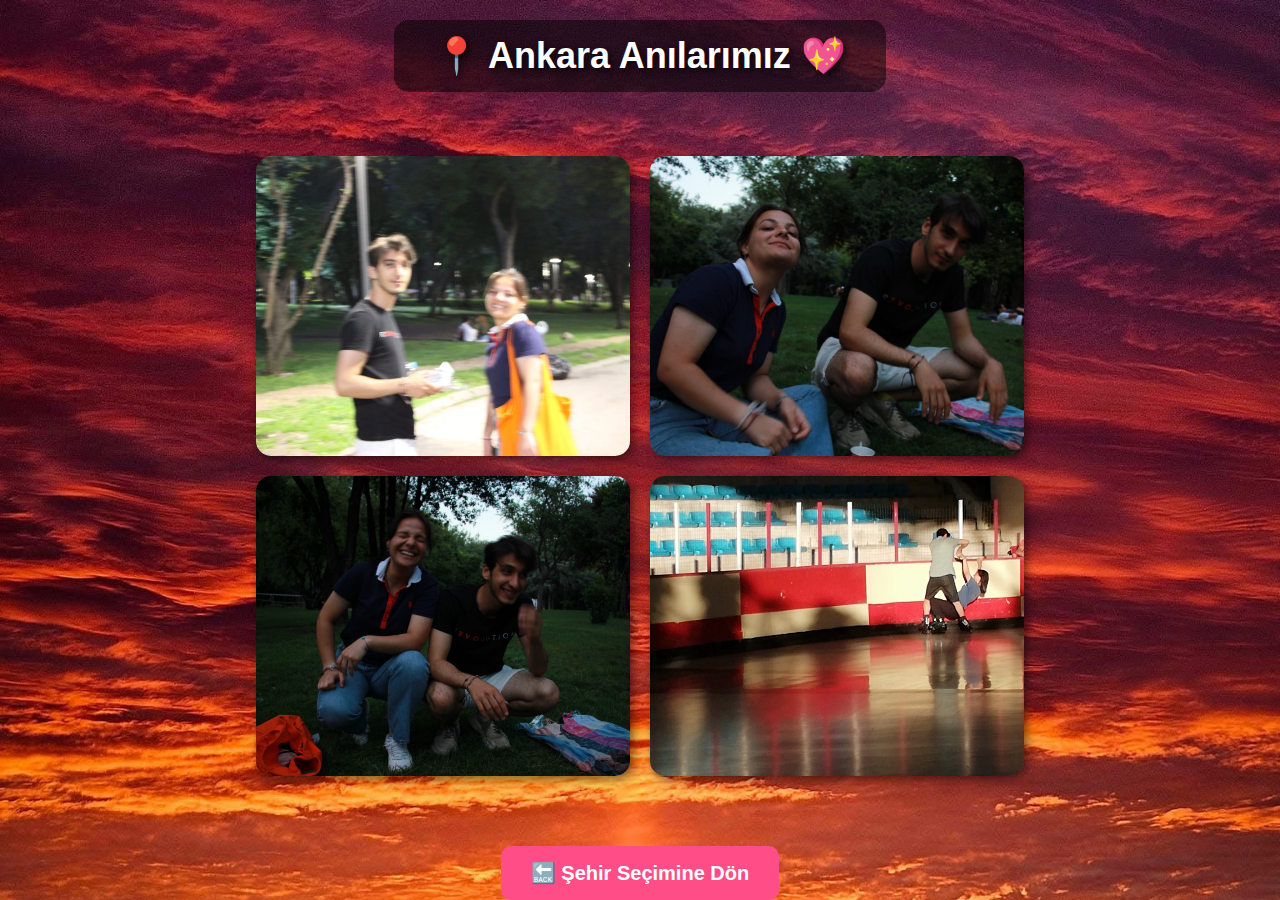
<file: ankara.html>
<!DOCTYPE html>
<html lang="tr">
<head>
    <meta charset="UTF-8">
    <meta name="viewport" content="width=device-width, initial-scale=1.0">
    <title>Ankara Anılarımız</title>
    <link rel="stylesheet" href="ankara.css"> <!-- Ankara için özel CSS dosyası -->
</head>
<body>

    <h1 class="page-title">📍 Ankara Anılarımız 💖</h1>

    <!-- Resim Galerisi -->
    <div class="gallery">
        <img src="ankara1.jpg" alt="Ankara 1">
        <img src="ankara2.jpg" alt="Ankara 2">
        <img src="ankara3.jpg" alt="Ankara 3">
        <img src="ankara4.jpg" alt="Ankara 4">
    </div>

    <a href="cities.html" class="back-button">🔙 Şehir Seçimine Dön</a>

</body>
</html>
</file>
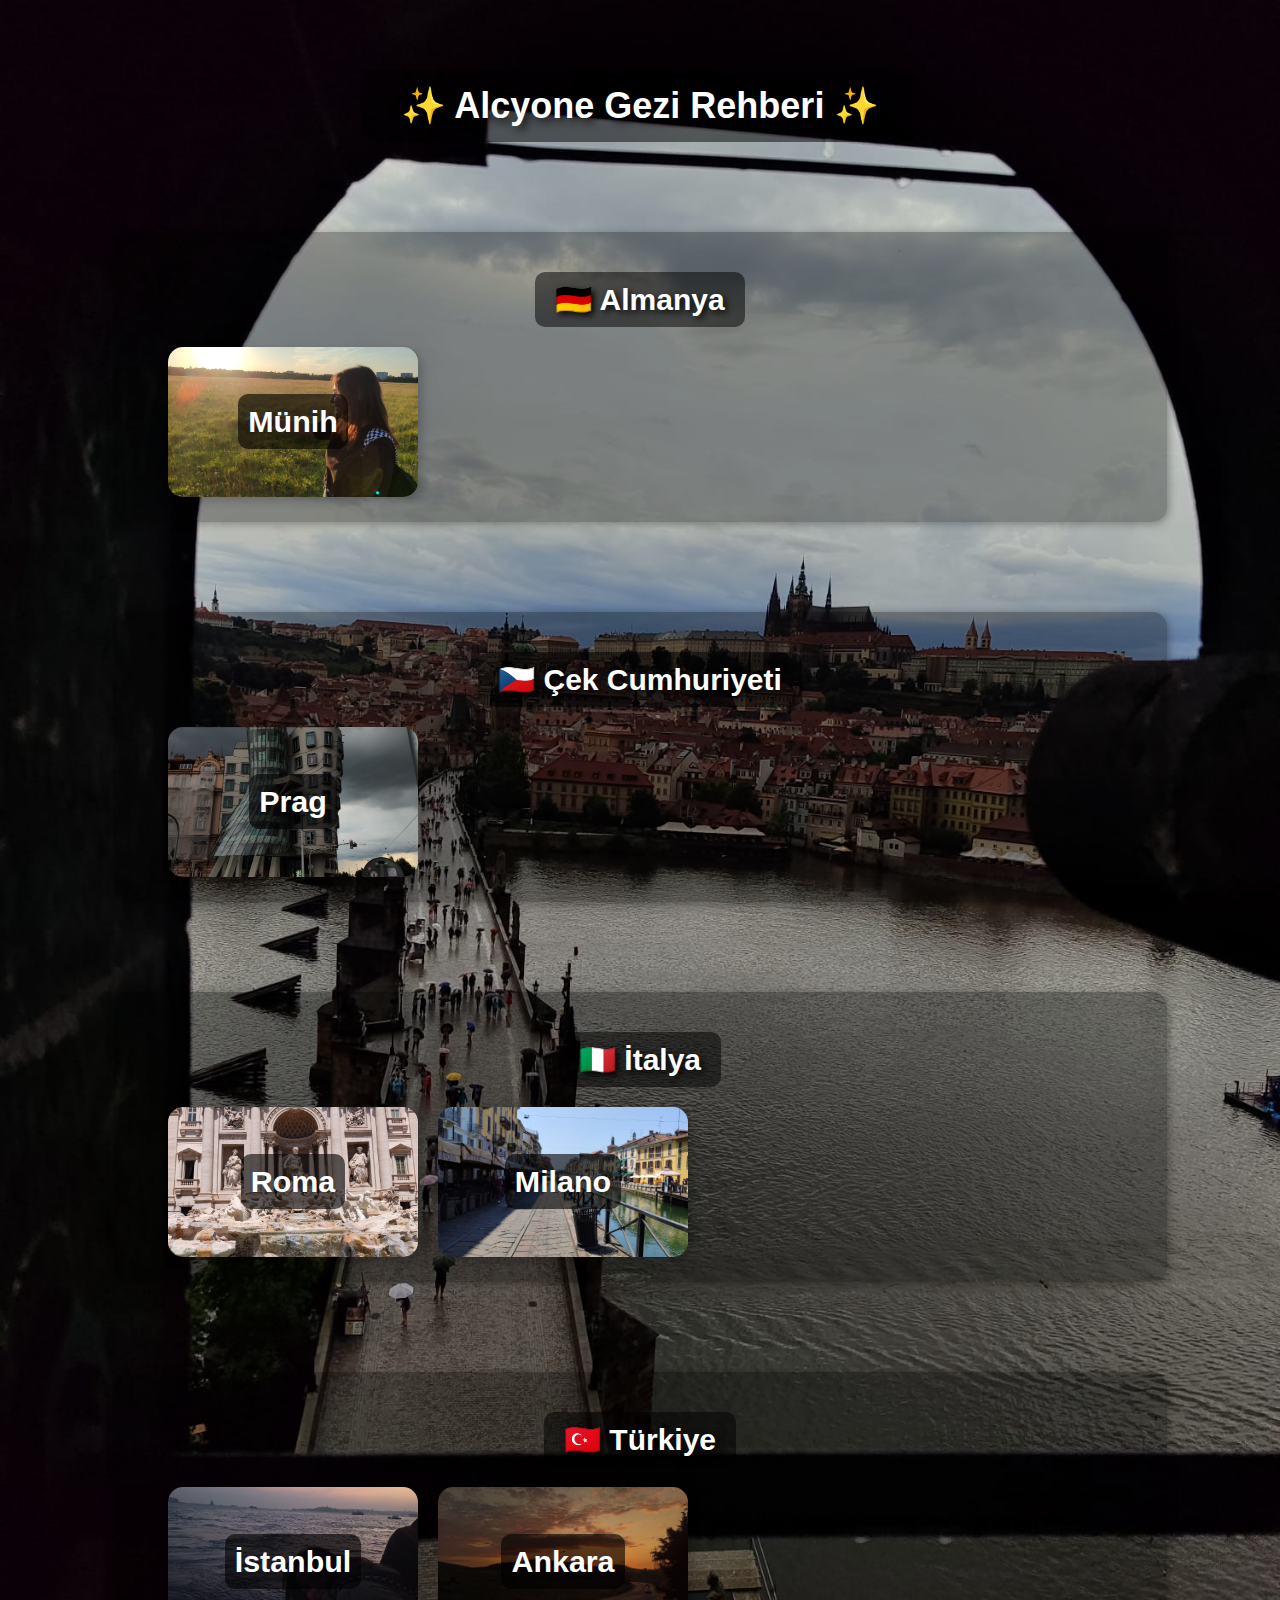
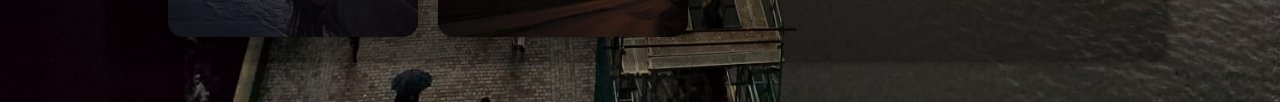
<file: cities.html>
<!DOCTYPE html>
<html lang="tr">
<head>
    <meta charset="UTF-8">
    <meta name="viewport" content="width=device-width, initial-scale=1.0">
    <title>Alcyone Gezi Rehberi</title>
    <link rel="stylesheet" href="cities.css"> <!-- Güncellenmiş CSS dosyası -->
</head>
<body>

    <!-- Sayfanın yukarı kaymasını sağlamak için boşluk -->
    <div class="spacer"></div>

    <h1 class="page-title">✨ Alcyone Gezi Rehberi ✨</h1>

    <!-- Almanya -->
    <div class="country-section">
        <h2 class="country-title">🇩🇪 Almanya</h2>
        <div class="city-container">
            <a href="munih.html" class="city-box" id="munih">
                <h3 class="city-name">Münih</h3>
            </a>
        </div>
    </div>

<!-- Çek Cumhuriyeti -->
<div class="country-section">
    <h2 class="country-title">🇨🇿 Çek Cumhuriyeti</h2>
    <div class="city-container">
        <a href="prag.html" class="city-box" id="prag">
            <h3 class="city-name">Prag</h3>
        </a>
    </div>
</div>

<!-- İtalya -->
<div class="country-section">
    <h2 class="country-title">🇮🇹 İtalya</h2>
    <div class="city-container">
        <a href="roma.html" class="city-box" id="roma">
            <h3 class="city-name">Roma</h3>
        </a>
        <a href="milano.html" class="city-box" id="milano">
            <h3 class="city-name">Milano</h3>
        </a>
    </div>
</div>


<!-- Türkiye -->
<div class="country-section">
    <h2 class="country-title">🇹🇷 Türkiye</h2>
    <div class="city-container">
        <a href="istanbul.html" class="city-box" id="istanbul">
            <h3 class="city-name">İstanbul</h3>
        </a>
        <a href="ankara.html" class="city-box" id="ankara">
            <h3 class="city-name">Ankara</h3>
        </a>
    </div>
</div>

</body>
</html>
</file>
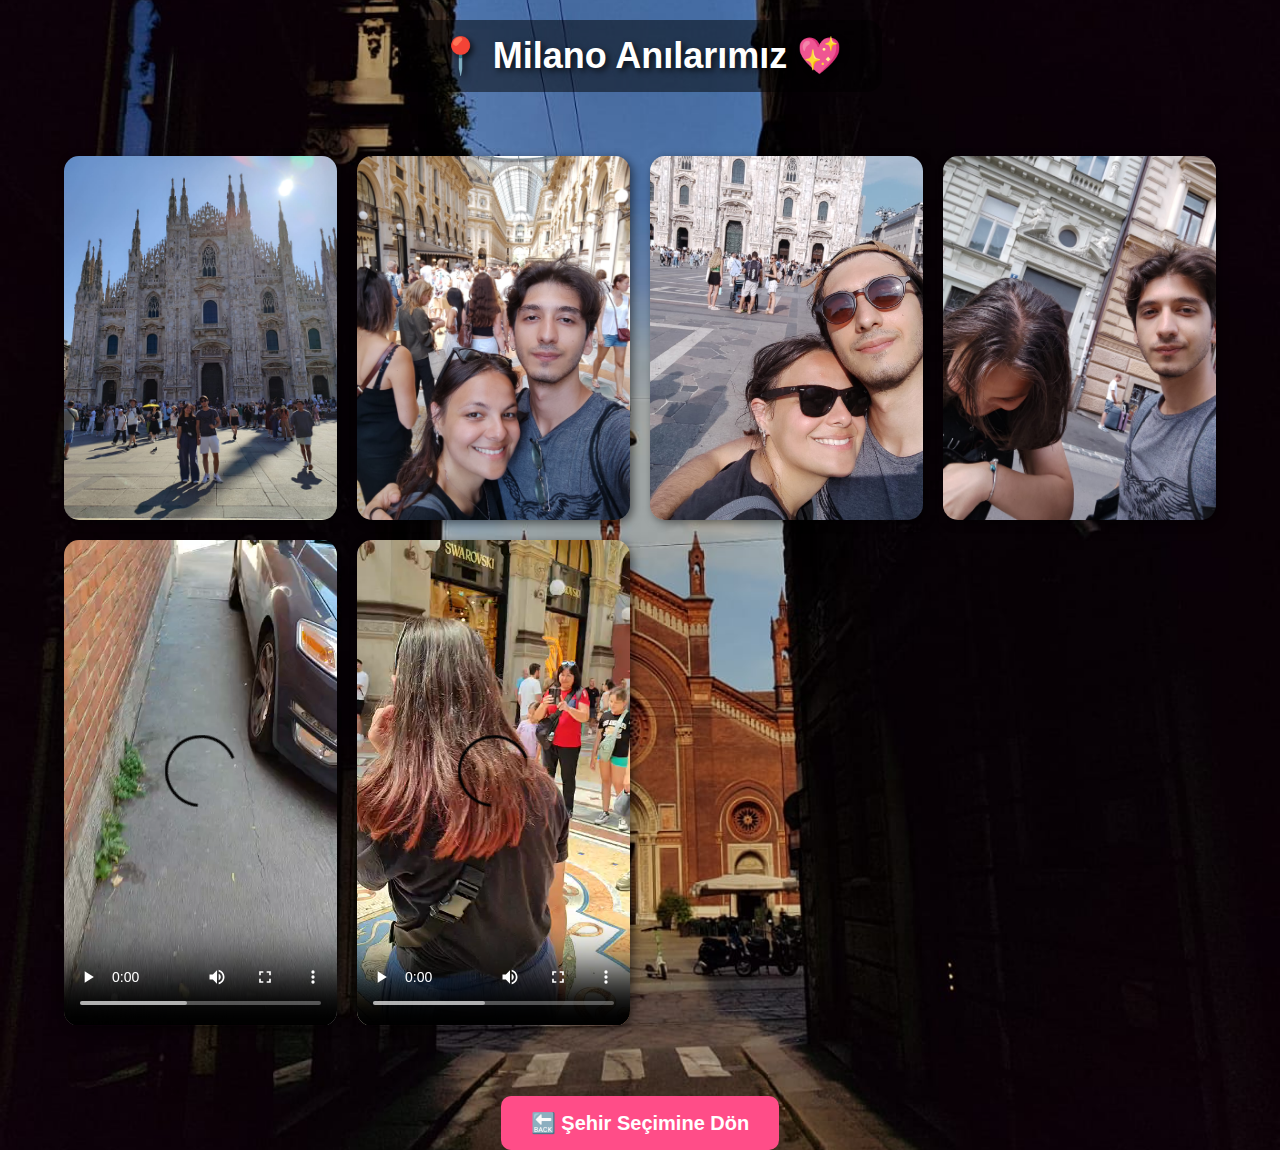
<file: milano.html>
<!DOCTYPE html>
<html lang="tr">
<head>
    <meta charset="UTF-8">
    <meta name="viewport" content="width=device-width, initial-scale=1.0">
    <title>Milano Anılarımız</title>
    <link rel="stylesheet" href="milano.css"> <!-- Milano için özel CSS dosyası -->
</head>
<body>

    <h1 class="page-title">📍 Milano Anılarımız 💖</h1>

    <!-- Resim Galerisi -->
    <div class="gallery">
        <img src="milano1.jpg" alt="Milano 1">
        <img src="milano2.jpg" alt="Milano 2">
        <img src="milano3.jpg" alt="Milano 3">
        <img src="milano4.jpg" alt="Milano 4">
        <video controls class="video-box">
            <source src="milano5.mp4" type="video/mp4">
            Tarayıcınız video etiketini desteklemiyor.
        </video>
        <video controls class="video-box">
            <source src="milano6.mp4" type="video/mp4">
            Tarayıcınız video etiketini desteklemiyor.
        </video>
    </div>

    <a href="cities.html" class="back-button">🔙 Şehir Seçimine Dön</a>

</body>
</html>
</file>
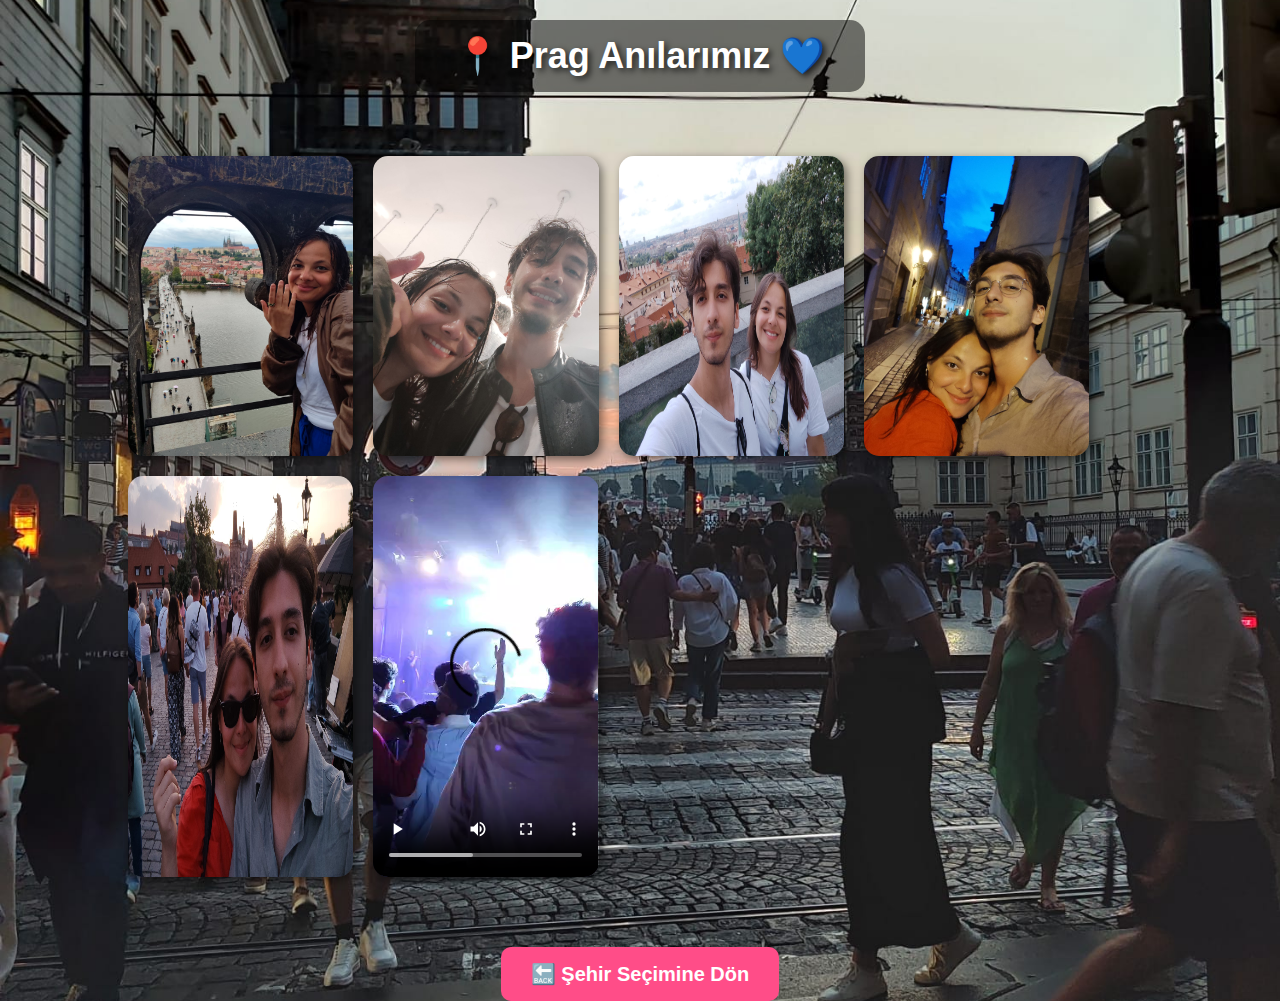
<file: prag.html>
<!DOCTYPE html>
<html lang="tr">
<head>
    <meta charset="UTF-8">
    <meta name="viewport" content="width=device-width, initial-scale=1.0">
    <title>Prag Anıları</title>
    <link rel="stylesheet" href="prag.css"> <!-- Prag için özel CSS dosyası -->
</head>
<body>

    <h1 class="page-title">📍 Prag Anılarımız 💙</h1>

    <!-- Resim ve Video Galerisi -->
    <div class="gallery">
        <img src="prag1.jpg" alt="Prag 1">
        <img src="prag2.jpg" alt="Prag 2">
        <img src="prag3.jpg" alt="Prag 3">
        <img src="prag4.jpg" alt="Prag 4">
        <img src="prag5.jpg" alt="Prag 5">
        <video controls class="video-box">
            <source src="prag7.mp4" type="video/mp4">
            Tarayıcınız video etiketini desteklemiyor.
        </video>
    </div>

    <a href="cities.html" class="back-button">🔙 Şehir Seçimine Dön</a>

</body>
</html>
</file>
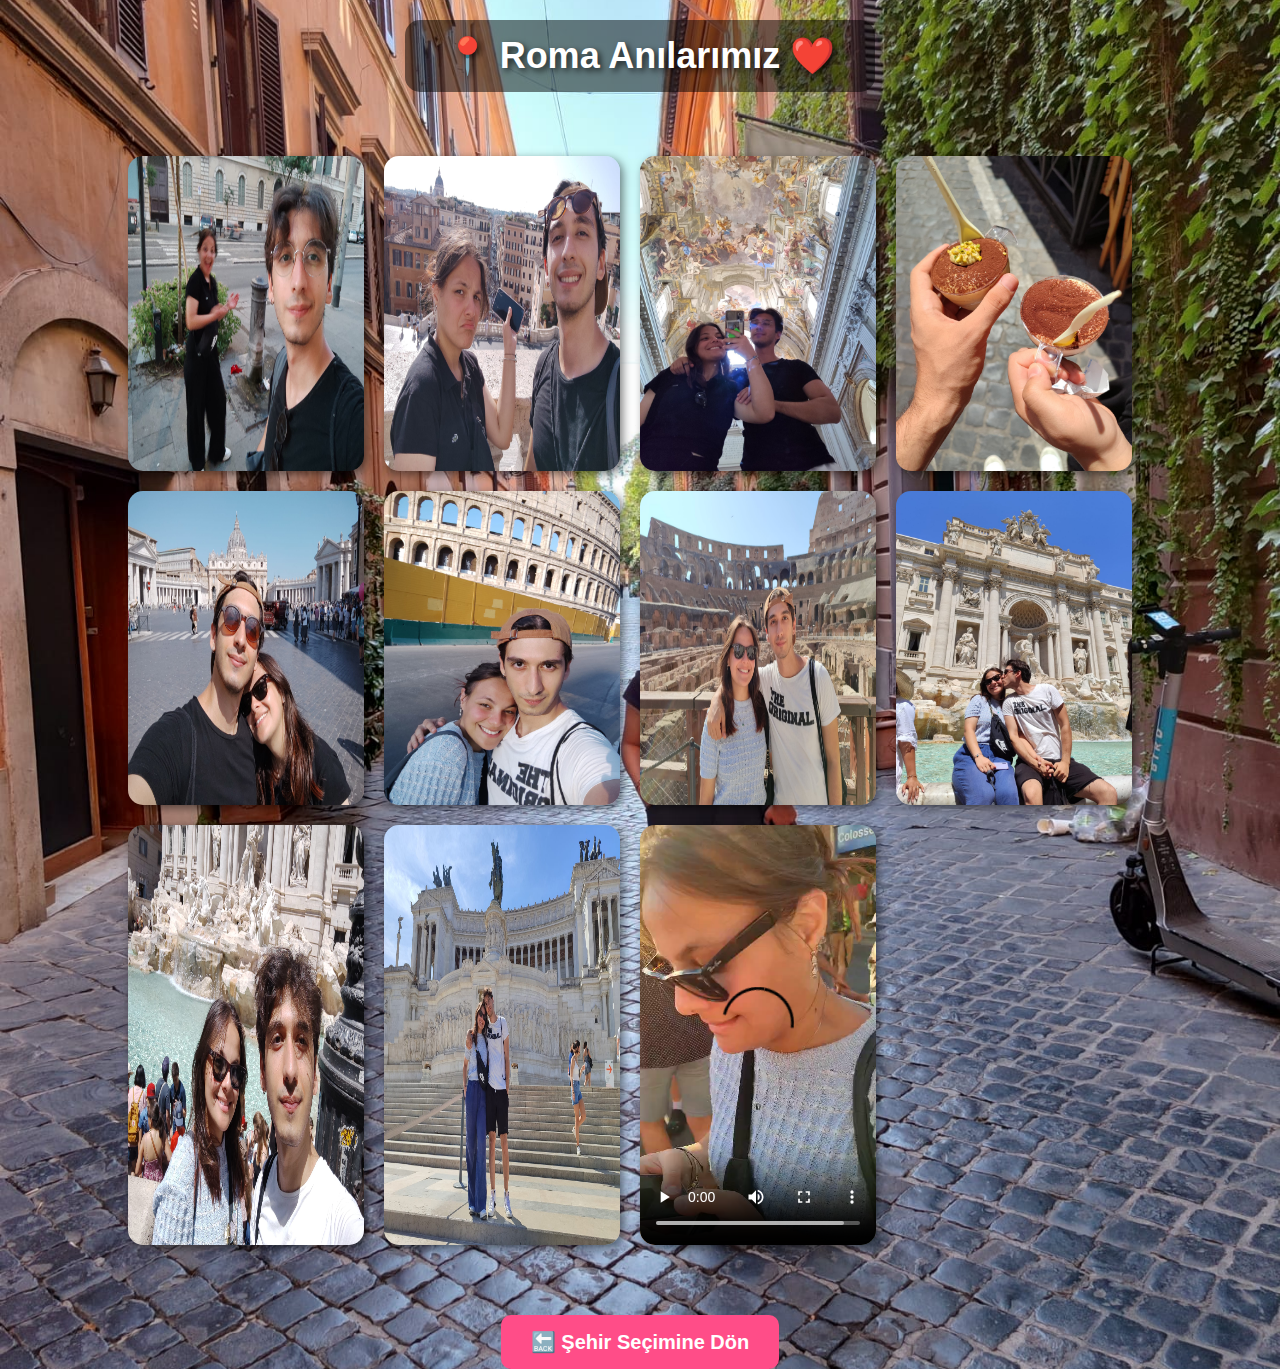
<file: roma.html>
<!DOCTYPE html>
<html lang="tr">
<head>
    <meta charset="UTF-8">
    <meta name="viewport" content="width=device-width, initial-scale=1.0">
    <title>Roma Anıları</title>
    <link rel="stylesheet" href="roma.css"> <!-- Roma için özel CSS dosyası -->
</head>
<body>

    <h1 class="page-title">📍 Roma Anılarımız ❤️</h1>

    <!-- Resim ve Video Galerisi -->
    <div class="gallery">
        <img src="roma1.jpg" alt="Roma 1">
        <img src="roma2.jpg" alt="Roma 2">
        <img src="roma3.jpg" alt="Roma 3">
        <img src="roma4.jpg" alt="Roma 4">
        <img src="roma5.jpg" alt="Roma 5">
        <img src="roma6.jpg" alt="Roma 6">
        <img src="roma7.jpg" alt="Roma 7">
        <img src="roma8.jpg" alt="Roma 8">
        <img src="roma9.jpg" alt="Roma 9">
        <img src="roma10.jpg" alt="Roma 10">
        <video controls class="video-box">
            <source src="roma11.mp4" type="video/mp4">
            Tarayıcınız video etiketini desteklemiyor.
        </video>
    </div>

    <a href="cities.html" class="back-button">🔙 Şehir Seçimine Dön</a>

</body>
</html>
</file>
<file: ankara.css>
/* Genel Stiller */
body {
    margin: 0;
    padding: 0;
    font-family: "Poppins", Arial, sans-serif;
    background-image: url('./ankaraBG.jpg'); /* Arka plan */
    background-size: cover;
    background-position: center;
    min-height: 100vh;
    display: flex;
    flex-direction: column;
    align-items: center;
    text-align: center;
    color: white;
}

/* Sayfa Başlığı */
.page-title {
    font-size: 36px;
    font-weight: bold;
    margin-top: 20px;
    text-shadow: 3px 3px 6px rgba(0, 0, 0, 0.7);
    background: rgba(0, 0, 0, 0.5);
    padding: 15px 40px;
    border-radius: 15px;
}

/* Galeri */
.gallery {
    display: grid;
    grid-template-columns: repeat(2, 1fr); /* Her satırda 2 öğe olacak */
    gap: 20px;
    margin: 40px 0;
    width: 60%;
    justify-content: center;
}

/* Resim Boyutları */
.gallery img {
    width: 100%; /* Grid sisteminde tam genişlik alması için */
    height: 300px; /* Sabit yükseklik */
    object-fit: cover; /* Oranı bozmadan sığdır */
    border-radius: 15px;
    box-shadow: 3px 3px 10px rgba(0, 0, 0, 0.5);
    transition: transform 0.3s ease, box-shadow 0.3s ease;
}

/* Hover Efekti */
.gallery img:hover {
    transform: scale(1.05);
    box-shadow: 5px 5px 15px rgba(0, 0, 0, 0.7);
}

/* Geri Dön Butonu */
.back-button {
    display: inline-block;
    background: #ff4d88;
    color: white;
    text-decoration: none;
    padding: 15px 30px;
    font-size: 20px;
    font-weight: bold;
    border-radius: 10px;
    margin-top: 30px;
    transition: transform 0.3s ease, background 0.3s ease;
}

.back-button:hover {
    background: #ff0066;
    transform: scale(1.1);
}
</file>
<file: cities.css>
/* Genel Stiller */
body {
    margin: 0;
    padding: 0;
    font-family: "Poppins", Arial, sans-serif;
    background-image: url('./Köprü.jpg'); /* Arka plan */
    background-size: cover;
    background-position: center;
    min-height: 100vh; /* Sayfanın aşağı kaymasını sağlar, üstü kesmez */
    display: flex;
    flex-direction: column;
    align-items: center;
    color: white;
    text-align: center;
}

/* Sayfanın yukarı kaymasını sağlamak için boşluk */
.spacer {
    height: 50px;
    width: 100%;
}

/* Sayfa Başlığı */
.page-title {
    font-size: 36px;
    font-weight: bold;
    margin-top: 20px; /* Üst boşluk eklendi, başlık sıkışmayacak */
    margin-bottom: 40px;
    color: white;
    text-shadow: 4px 4px 8px rgba(0, 0, 0, 0.8); /* Daha belirgin gölge */
    background: rgba(0, 0, 0, 0.5); /* Hafif saydam arka plan */
    padding: 15px 40px;
    border-radius: 15px;
}

/* Ülke Bölümleri */
.country-section {
    width: 80%;
    margin-top: 50px; /* Ülke bölümlerinin yukarıda sıkışmasını engeller */
    margin-bottom: 40px;
    padding: 15px;
    border-radius: 15px;
    background: rgba(0, 0, 0, 0.3); /* Saydam arka plan ile daha belirgin */
    box-shadow: 2px 2px 8px rgba(0, 0, 0, 0.3);
}

/* Ülke Başlıkları */
.country-title {
    font-size: 30px;
    font-weight: bold;
    margin-bottom: 10px;
    color: #ffffff;
    text-shadow: 3px 3px 6px rgba(0, 0, 0, 0.9); /* Daha koyu gölge */
    background: rgba(0, 0, 0, 0.5); /* Saydam arka plan */
    padding: 10px 20px;
    border-radius: 10px;
    display: inline-block;
}

/* Şehir Kutuları */
.city-container {
    display: flex;
    flex-wrap: wrap;
    justify-content: flex-start; /* Sola hizaladık */
    margin-left: 30px; /* Ülkenin soluna yaslandı */
}

/* Şehir Kutularının Tasarımı */
.city-box {
    display: flex;
    align-items: center;
    justify-content: center;
    width: 250px;
    height: 150px;
    background-size: cover;
    background-position: center;
    color: white;
    text-decoration: none;
    font-size: 26px;
    font-weight: bold;
    border-radius: 15px;
    margin: 10px;
    transition: transform 0.3s ease, background 0.3s ease, box-shadow 0.3s ease;
    box-shadow: 4px 4px 10px rgba(0, 0, 0, 0.2);
}

/* Şehir İsimleri */
.city-name {
    background: rgba(0, 0, 0, 0.6); /* Daha koyu arka plan */
    padding: 10px;
    border-radius: 10px;
}

/* Münih */
#munih {
    background-image: url('./Münih.jpg');
}

/* Prag */
#prag {
    background-image: url('./Prag.jpg');
}

/* Roma */
#roma {
    background-image: url('./Roma.jpg');
}

#milano {
    background-image: url('./MilanoBG2.jpg');
}

/* İstanbul */
#istanbul {
    background-image: url('./istanbulBG2.jpg');
}

/* Ankara */
#ankara {
    background-image: url('./ankaraBG2.jpg');
}

/* Hover Efekti */
.city-box:hover {
    transform: scale(1.1);
    box-shadow: 6px 6px 12px rgba(0, 0, 0, 0.3);
}
</file>
<file: milano.css>
/* Genel Stiller */
body {
    margin: 0;
    padding: 0;
    font-family: "Poppins", Arial, sans-serif;
    background-image: url('./MilanoBG.jpg'); /* Arka plan */
    background-size: cover;
    background-position: center;
    min-height: 100vh;
    display: flex;
    flex-direction: column;
    align-items: center;
    text-align: center;
    color: white;
}

/* Sayfa Başlığı */
.page-title {
    font-size: 36px;
    font-weight: bold;
    margin-top: 20px;
    text-shadow: 3px 3px 6px rgba(0, 0, 0, 0.7);
    background: rgba(0, 0, 0, 0.5);
    padding: 15px 40px;
    border-radius: 15px;
}

/* Galeri */
.gallery {
    display: grid;
    grid-template-columns: repeat(4, 1fr); /* Her satırda 4 öğe olacak */
    gap: 20px;
    margin: 40px 0;
    width: 90%;
    justify-content: center;
}

/* Resim ve Video Boyutları */
.gallery img, .gallery video {
    width: 100%; /* Grid sisteminde tam genişlik alması için */
    height: 100%; /* Yüksekliği eşitle */
    object-fit: cover; /* Resimlerin orantısını koruyarak kırp */
    border-radius: 15px;
    box-shadow: 3px 3px 10px rgba(0, 0, 0, 0.5);
    transition: transform 0.3s ease, box-shadow 0.3s ease;
}

/* Hover Efekti */
.gallery img:hover, .gallery video:hover {
    transform: scale(1.1);
    box-shadow: 5px 5px 15px rgba(0, 0, 0, 0.7);
}

/* Geri Dön Butonu */
.back-button {
    display: inline-block;
    background: #ff4d88;
    color: white;
    text-decoration: none;
    padding: 15px 30px;
    font-size: 20px;
    font-weight: bold;
    border-radius: 10px;
    margin-top: 30px;
    transition: transform 0.3s ease, background 0.3s ease;
}

.back-button:hover {
    background: #ff0066;
    transform: scale(1.1);
}
</file>
<file: prag.css>
/* Genel Stiller */
body {
    margin: 0;
    padding: 0;
    font-family: "Poppins", Arial, sans-serif;
    background-image: url('./pragBG.jpg'); /* Arka plan */
    background-size: cover;
    background-position: center;
    min-height: 100vh;
    display: flex;
    flex-direction: column;
    align-items: center;
    text-align: center;
    color: white;
}

/* Sayfa Başlığı */
.page-title {
    font-size: 36px;
    font-weight: bold;
    margin-top: 20px;
    text-shadow: 3px 3px 6px rgba(0, 0, 0, 0.7);
    background: rgba(0, 0, 0, 0.5);
    padding: 15px 40px;
    border-radius: 15px;
}

/* Galeri */
.gallery {
    display: flex;
    justify-content: flex-start; /* Soldan hizalama */
    flex-wrap: wrap;
    gap: 20px;
    margin: 40px 0;
    width: 80%;
}

/* Resim ve Video Boyutları */
.gallery img, .gallery video {
    width: 22%; /* 4 öğe yan yana olacak şekilde */
    height: auto;
    border-radius: 15px;
    box-shadow: 3px 3px 10px rgba(0, 0, 0, 0.5);
    transition: transform 0.3s ease, box-shadow 0.3s ease;
}

/* Hover Efekti */
.gallery img:hover, .gallery video:hover {
    transform: scale(1.1);
    box-shadow: 5px 5px 15px rgba(0, 0, 0, 0.7);
}

/* Geri Dön Butonu */
.back-button {
    display: inline-block;
    background: #ff4d88;
    color: white;
    text-decoration: none;
    padding: 15px 30px;
    font-size: 20px;
    font-weight: bold;
    border-radius: 10px;
    margin-top: 30px;
    transition: transform 0.3s ease, background 0.3s ease;
}

.back-button:hover {
    background: #ff0066;
    transform: scale(1.1);
}
</file>
<file: roma.css>
/* Genel Stiller */
body {
    margin: 0;
    padding: 0;
    font-family: "Poppins", Arial, sans-serif;
    background-image: url('./romaBG.jpg'); /* Arka plan */
    background-size: cover;
    background-position: center;
    min-height: 100vh;
    display: flex;
    flex-direction: column;
    align-items: center;
    text-align: center;
    color: white;
}

/* Sayfa Başlığı */
.page-title {
    font-size: 36px;
    font-weight: bold;
    margin-top: 20px;
    text-shadow: 3px 3px 6px rgba(0, 0, 0, 0.7);
    background: rgba(0, 0, 0, 0.5);
    padding: 15px 40px;
    border-radius: 15px;
}

/* Galeri */
.gallery {
    display: flex;
    justify-content: flex-start; /* Soldan hizalama */
    flex-wrap: wrap;
    gap: 20px;
    margin: 40px 0;
    width: 80%;
}

/* Resim ve Video Boyutları */
.gallery img, .gallery video {
    width: calc(25% - 20px); /* 4 öğe yan yana olacak şekilde */
    height: auto;
    border-radius: 15px;
    box-shadow: 3px 3px 10px rgba(0, 0, 0, 0.5);
    transition: transform 0.3s ease, box-shadow 0.3s ease;
}

/* Hover Efekti */
.gallery img:hover, .gallery video:hover {
    transform: scale(1.1);
    box-shadow: 5px 5px 15px rgba(0, 0, 0, 0.7);
}

/* Geri Dön Butonu */
.back-button {
    display: inline-block;
    background: #ff4d88;
    color: white;
    text-decoration: none;
    padding: 15px 30px;
    font-size: 20px;
    font-weight: bold;
    border-radius: 10px;
    margin-top: 30px;
    transition: transform 0.3s ease, background 0.3s ease;
}

.back-button:hover {
    background: #ff0066;
    transform: scale(1.1);
}
</file>
